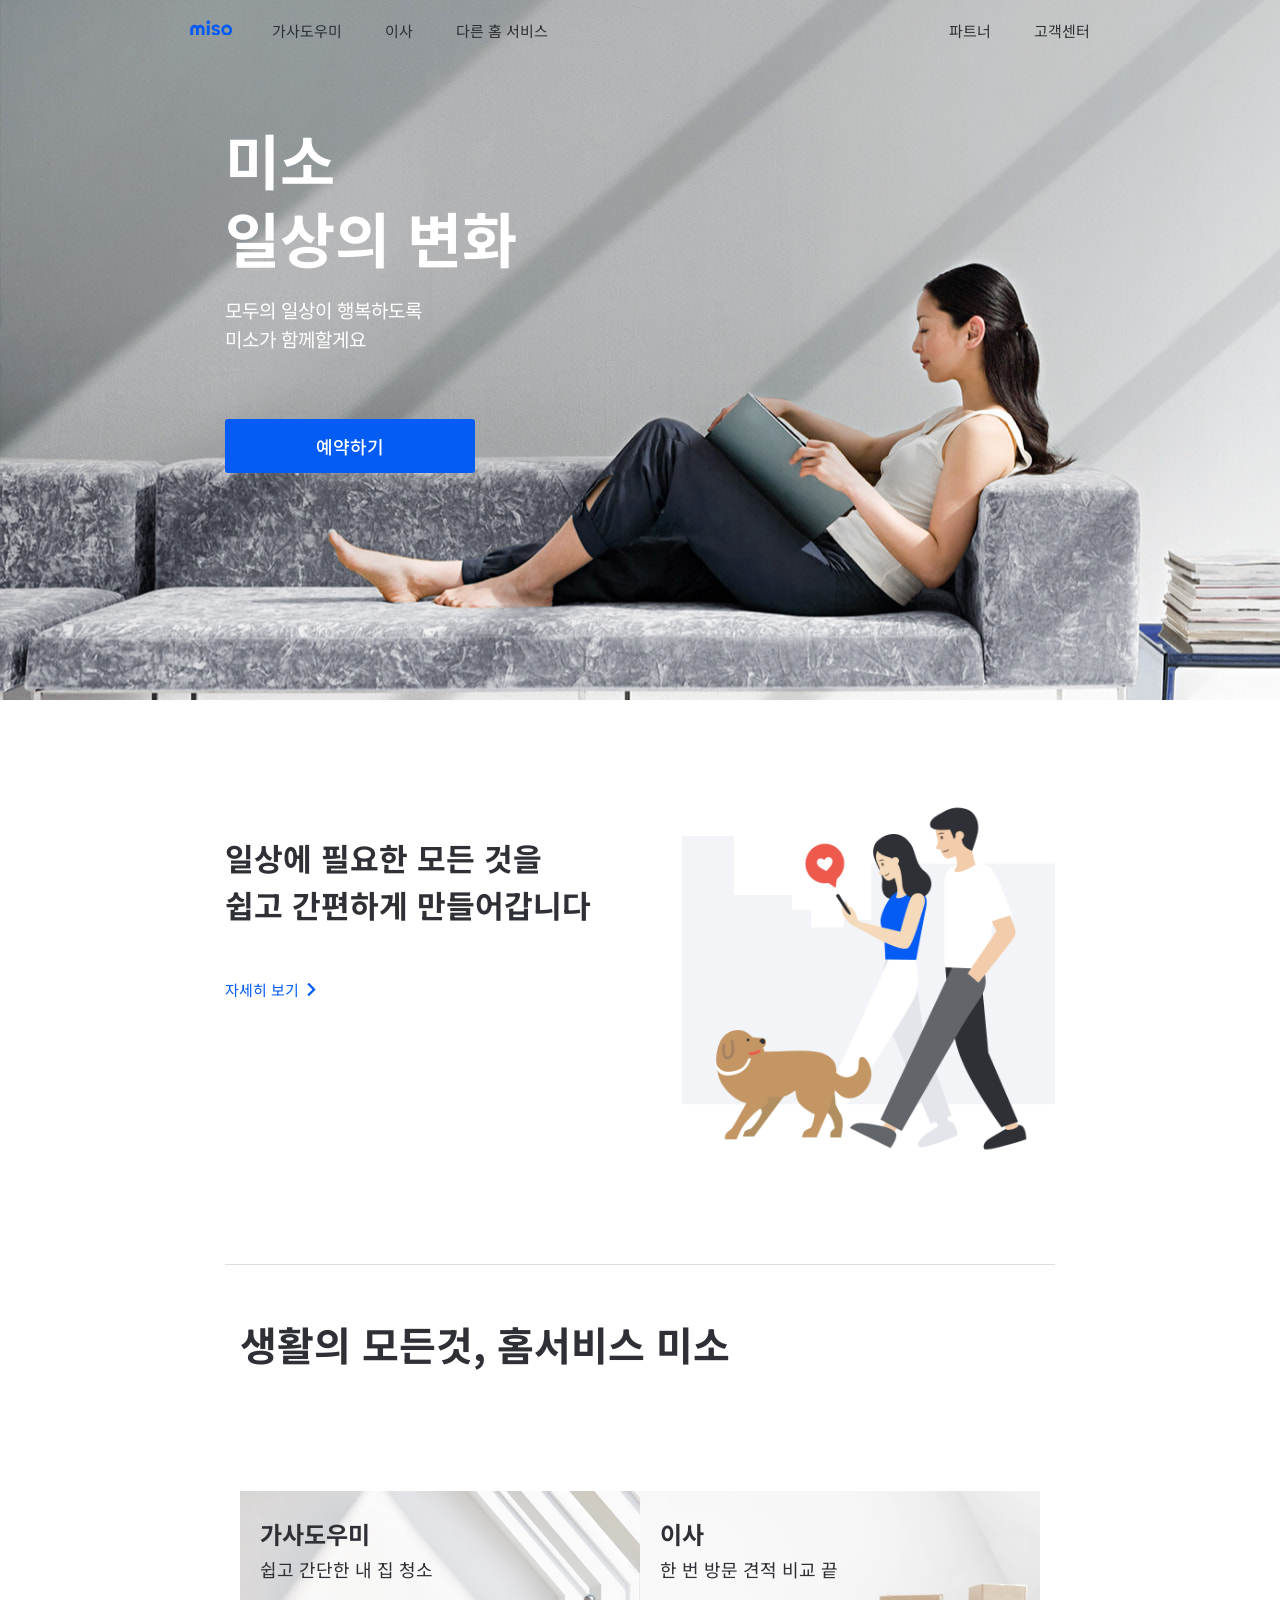
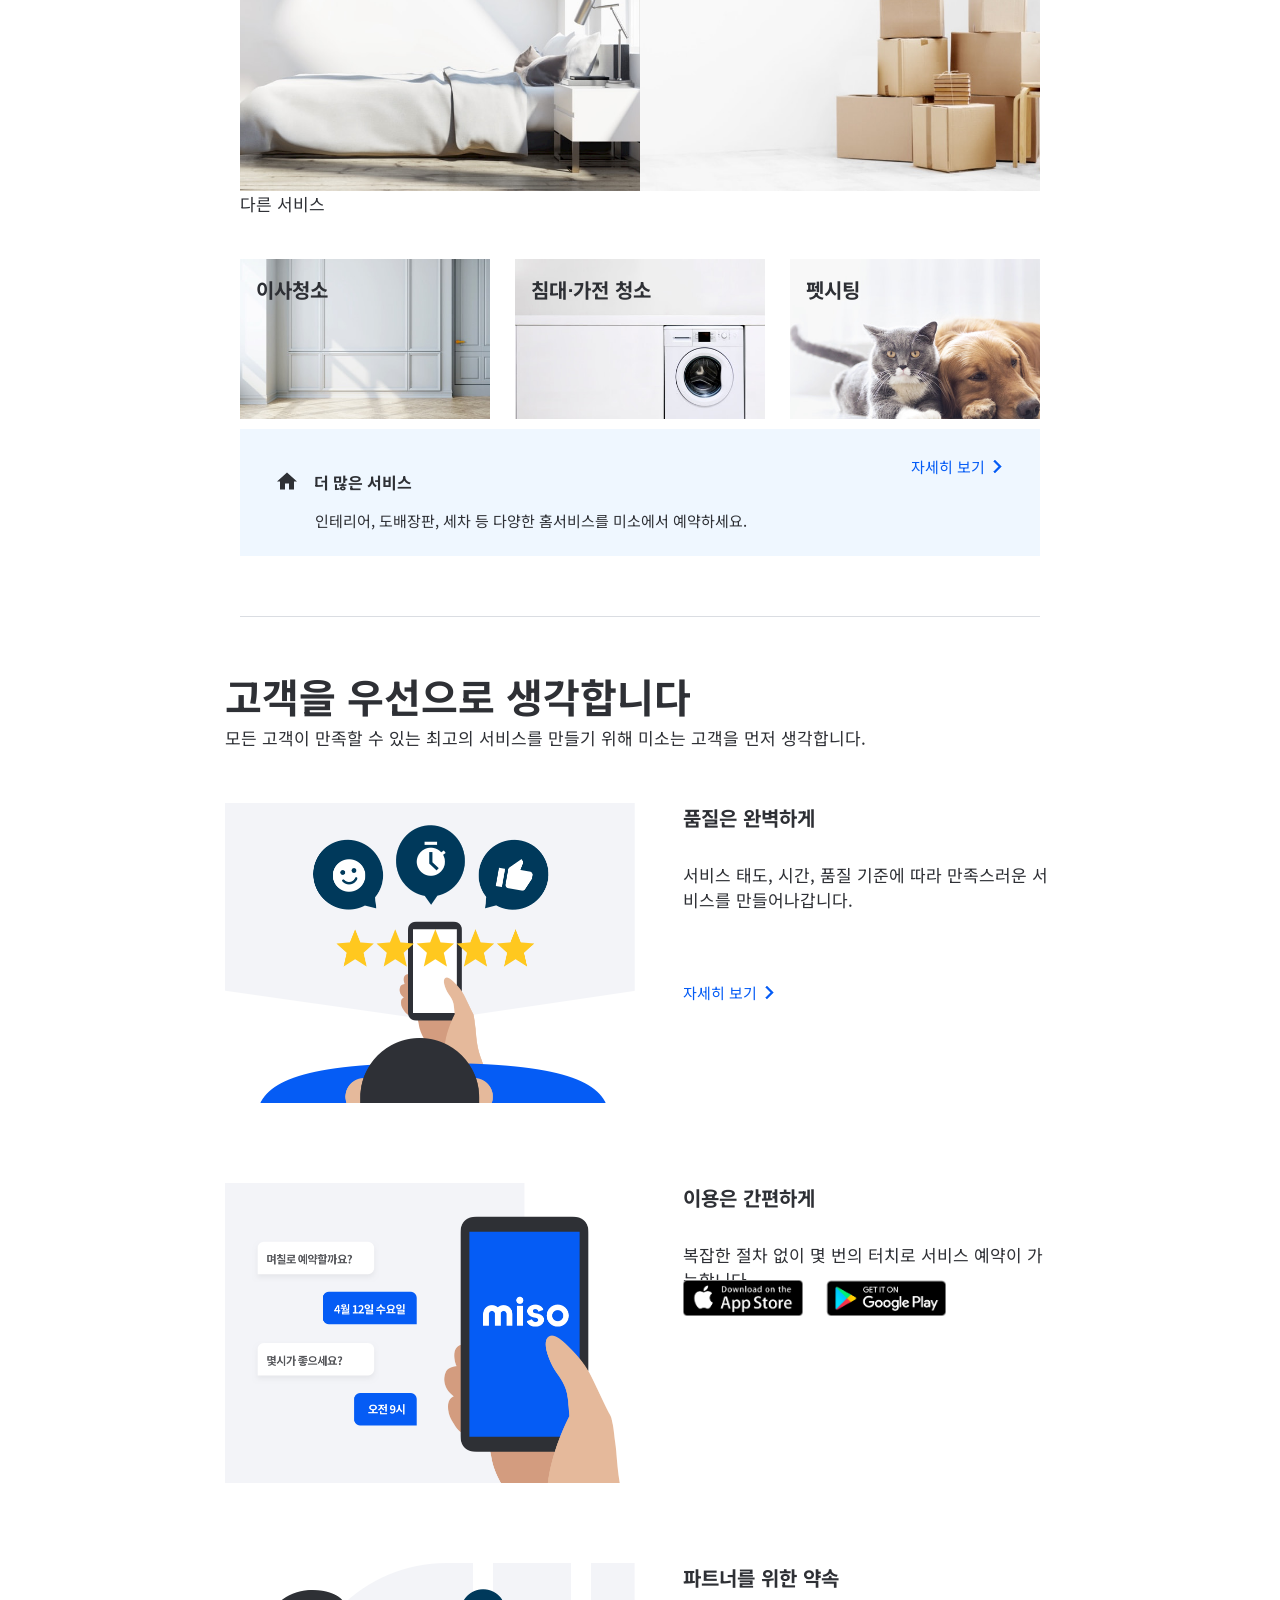
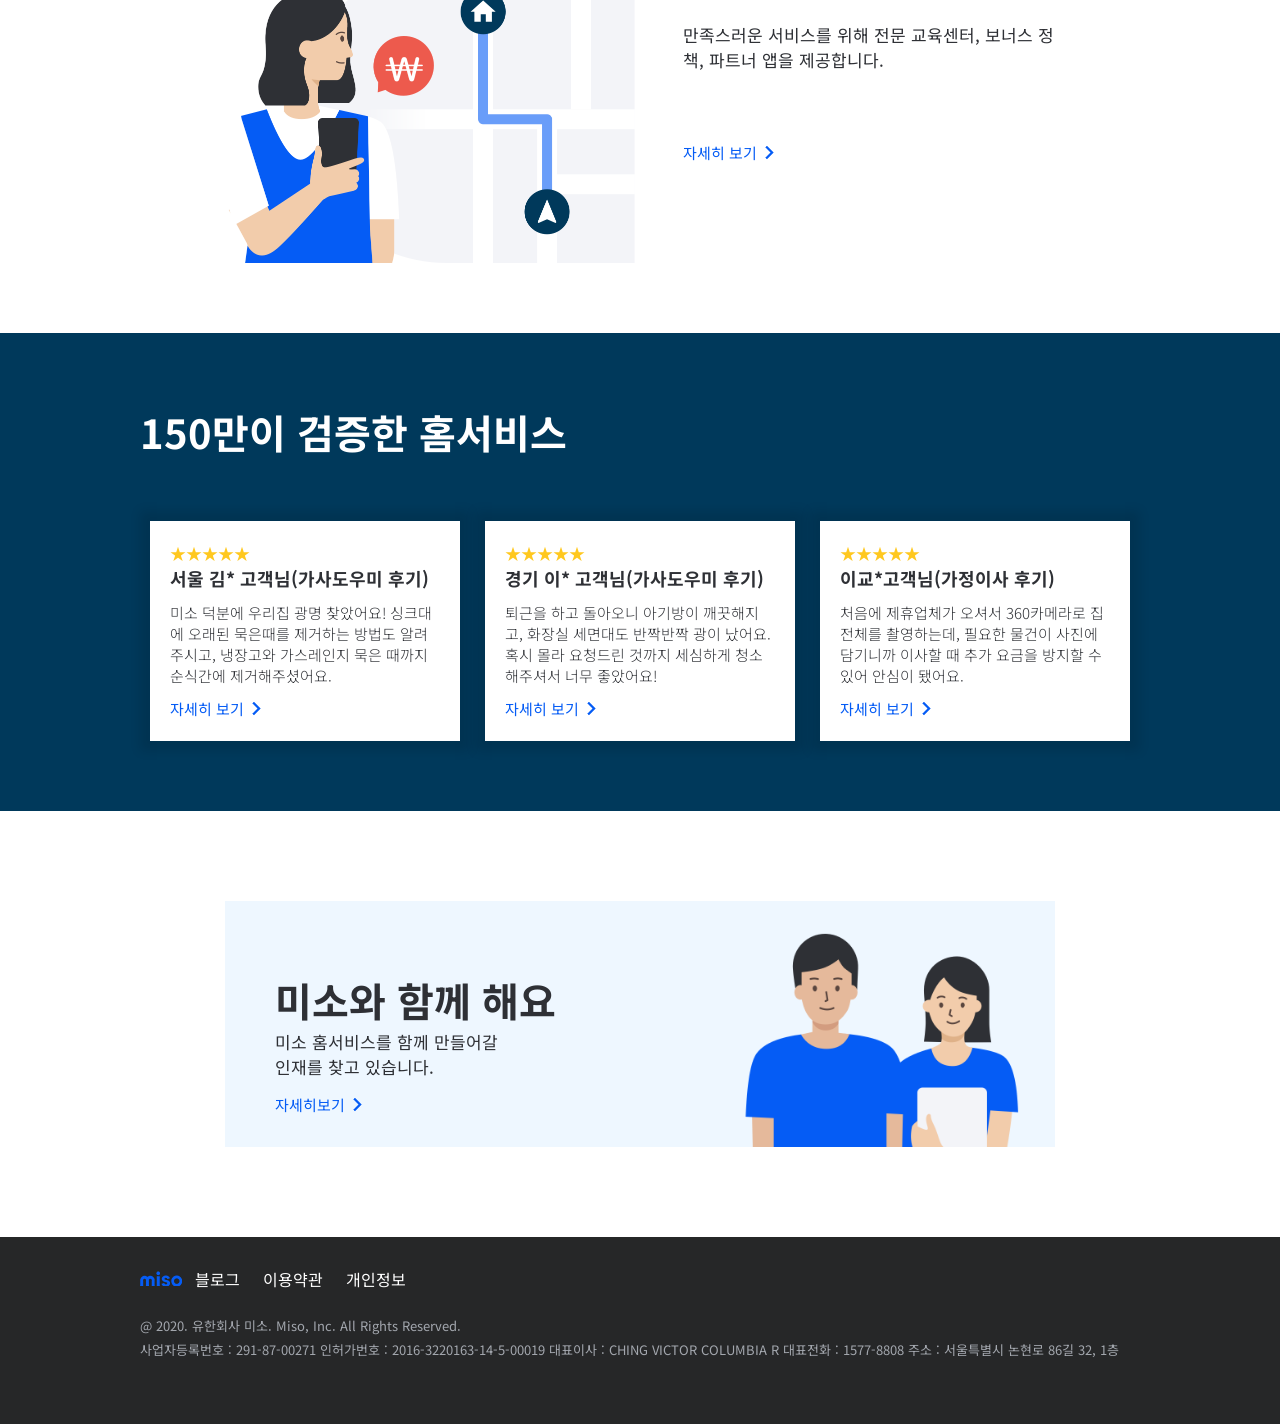
<file: miso-master/index.html>
<!DOCTYPE html>
<html lang="ko-KR">
<head>
    <meta charset="UTF-8">
    <title>미소</title>
    
    <!-- CSS -->
    <link rel="stylesheet" href="./assets/css/reset.css">
    <link rel="stylesheet" href="./assets/css/style.css">
</head>
<body>
    <header class="header">
        <div class="inner-hf">
            <h1 class="header-logo">
                <a href="#">
                    <img src="./assets/images/img-logo.png" alt="miso">
                </a>
            </h1>
            <nav class="header-nav">
                <ul class="header-menu">
                    <li><a href="#" title="가사도우미 서비스">가사도우미</a></li>
                    <li><a href="./details_html/move.html" title="이사 서비스">이사</a></li>
                    <li>
                        <span title="다른 홈 서비스:이사청소, 침대가전청소, 펫시팅, 더많은 서비스" tabindex="0">
                            <a href="./details_html/more.html">다른 홈 서비스</a></span>
                        <ul class="header-menu-list" hidden>
                            <li><a href="#" title="이사청소 서비스">이사청소</a></li>
                            <li><a href="#" title="침대가전청소 서비스">침대&sdot;가전 청소</a></li>
                            <li><a href="#" title="펫시팅 서비스">펫시팅</a></li>
                            <li><a href="#" title="인테리어, 도배장판, 세차 등 다양한 홈서비스">더 많은 서비스</a></li>
                        </ul>                    
                    </li>
                </ul>
                <ul class="header-submenu">
                    <li><a href="">파트너</a></li>
                    <li><a href="">고객센터</a></li>
                </ul>
            </nav>
        </div>
    </header>
    <section class="visual main-visual">
        <div class="reservation inner">
            <h2 class="a11y-hidden">
                미소의 예약하기
            </h2>
            <a class="btn-reservation" href="./details_html/reservation.html">예약하기</a>
            <strong class="visual-title">미소<br/> 일상의 변화</strong>
            <p  class="visual-txt">모두의 일상이 행복하도록<br/> 미소가 함께할게요</p>
        </div>
    </section>
    <section class="branding inner">
        <h2 class="a11y-hidden">
            미소는 이런 회사입니다.
        </h2>
        <a href="#" class="link">자세히 보기</a>
        <p class="branding-title">일상에 필요한 모든 것을<br/> 쉽고 간편하게 만들어갑니다</p>
    </section>
    <main class="main-service inner">
        <h2 class="a11y-hidden">            
            미소의 전체 서비스
        </h2>
        <em class="main-title">생활의 모든것, 홈서비스 미소</em>
        <section class="main-helper">
            <a href="#">
                <h3>가사도우미</h3>
                <p>쉽고 간단한 내 집 청소</p>
            </a>
        </section>
        <section class="main-move">
            <a href="#">
                <h3>이사</h3>
                <p>한 번 방문 견적 비교 끝</p>
            </a>
        </section>
        <p class="sub-title">다른 서비스</p>
        <section class="main-cleaning">
            <a href="#">
                <h3>이사청소</h3>
            </a>
        </section>
        <section class="main-living">
            <a href="#">
                <h3>침대&sdot;가전 청소</h3>
            </a>
        </section>
        <section class="main-pet">
            <a href="#">
                <h3>펫시팅</h3>
            </a>
        </section>
        <section class="main-serviceMore">
            <h3>더 많은 서비스</h3> 
            <p>인테리어, 도배장판, 세차 등 다양한 홈서비스를 미소에서 예약하세요.</p>
            <a href="#" class="link">자세히 보기</a>
        </section>
    </main>
    <section class="belief inner">
        <h2 class="a11y-hidden">
            미소의 브랜드 철학
        </h2>
        <em class="main-title">고객을 우선으로 생각합니다</em>
        <p class="sub-title">모든 고객이 만족할 수 있는 최고의 서비스를 만들기 위해 미소는 고객을 먼저 생각합니다.</p>
        <article class="belief-quality">
            <h3 class="a11y-hidden">품질</h3>
            <img src="./assets/images/main-4-1@2x.png" alt="품질">
            <p class="title">품질은 완벽하게</p>
            <p class="sub-title">서비스 태도, 시간, 품질 기준에 따라 만족스러운 서비스를 만들어나갑니다.</p>
            <a href="#" class="link">자세히 보기</a>
        </article>
        <article class="belief-use">
            <h3 class="a11y-hidden">이용</h3>
            <img src="./assets/images/main-4-2@2x.png" alt="이용">
            <p class="title">이용은 간편하게</p>
            <p class="sub-title">복잡한 절차 없이 몇 번의 터치로 서비스 예약이 가능합니다.</p>
            <div class="app-store">
                <a href="" title="app store download"></a>
                <a href="" title="google play store download"></a>
            </div>
        </article>
        <article class="belief-partner">
            <h3 class="a11y-hidden">파트너</h3>
            <img src="./assets/images/main-4-3@2x.png" alt="파트너">
            <p class="title">파트너를 위한 약속</p>
            <p class="sub-title">만족스러운 서비스를 위해 전문 교육센터, 보너스 정책, 파트너 앱을 제공합니다.</p>
            <a href="#" class="link">자세히 보기</a>
        </article>        
    </section>
    <section class="review">
        <div class="review-wrap">
            <h2 class="a11y-hidden">
                미소 서비스의 리뷰입니다.
            </h2>
            <em class="main-title">150만이 검증한 홈서비스</em>
            <article class="review-box">
                <h3 class="a11y-hidden">고객 리뷰</h3>
                <div class="review-star" aria-labelledby="5점 만점에 5점">
                    <span aria-hidden="true">★★★★★</span>
                </div>
                <p class="sub-text">서울 김* 고객님(가사도우미 후기)</p>
                <p class="review-text">미소 덕분에 우리집 광명 찾았어요! 싱크대에 오래된 묵은때를 제거하는 방법도 알려주시고, 냉장고와 가스레인지 묵은 때까지 순식간에 제거해주셨어요.</p>
                <a href="" class="link" title="리뷰 자세히보기">자세히 보기</a>
            </article>
            <article class="review-box">
                <h3 class="a11y-hidden">고객 리뷰</h3>
                <div class="review-star" aria-labelledby="5점 만점에 5점">
                    <span aria-hidden="true">★★★★★</span>
                </div>
                <p class="sub-text">경기 이* 고객님(가사도우미 후기)</p>
                <p class="review-text">퇴근을 하고 돌아오니 아기방이 깨끗해지고, 화장실 세면대도 반짝반짝 광이 났어요. 혹시 몰라 요청드린 것까지 세심하게 청소해주셔서 너무 좋았어요!</p>
                <a href="" class="link" title="리뷰 자세히보기">자세히 보기</a>
            </article>
            <article class="review-box">
                <h3 class="a11y-hidden">고객 리뷰</h3>
                <div class="review-star" aria-labelledby="5점 만점에 5점">
                    <span aria-hidden="true">★★★★★</span>
                </div>
                <p class="sub-text">이교*고객님(가정이사 후기)</p>
                <p class="review-text">처음에 제휴업체가 오셔서 360카메라로 집 전체를 촬영하는데, 필요한 물건이 사진에 담기니까 이사할 때 추가 요금을 방지할 수 있어 안심이 됐어요.</p>
                <a href="#" class="link" title="리뷰 자세히보기">자세히 보기</a>
            </article>
        </div>
    </section>
    <section class="together inner">
        <h2 class="a11y-hidden">
            미소의 인재채용 
        </h2>        
        <em class="main-title">미소와 함께 해요</em>
        <p class="sub-title">미소 홈서비스를 함께 만들어갈<br/>인재를 찾고 있습니다.</p>
        <a href="#" class="link" title="인재채용 자세히보기">자세히보기</a>
    </section>
    <div class="footer-bg">
        <footer class="footer inner-hf clearfix">
            <a href="#"><img src="./assets/images/img-logo.png" alt="miso"></a>
            <ul class="footer-blog">
                <li><a href="">블로그</a></li>
                <li><a href="">이용약관</a></li>
                <li><a href="">개인정보</a></li>
            </ul>
            <small class="copyright">@ 2020. 유한회사 미소. Miso, Inc. All Rights Reserved.</small>
            <address class="address">
                <span>사업자등록번호 : 291-87-00271 </span>
                <span>인허가번호 : 2016-3220163-14-5-00019</span>
                <span>대표이사 : CHING VICTOR COLUMBIA R</span>
                <span>대표전화 : <a href="tel:1577-8808">1577-8808</a></span>
                <span>주소 : 서울특별시 논현로 86길 32, 1층</span>
            </address>
            <a href=".header" title="웹 페이지 상단으로 가기"></a>
        </footer>
    </div>
</body>
</html>
</file>
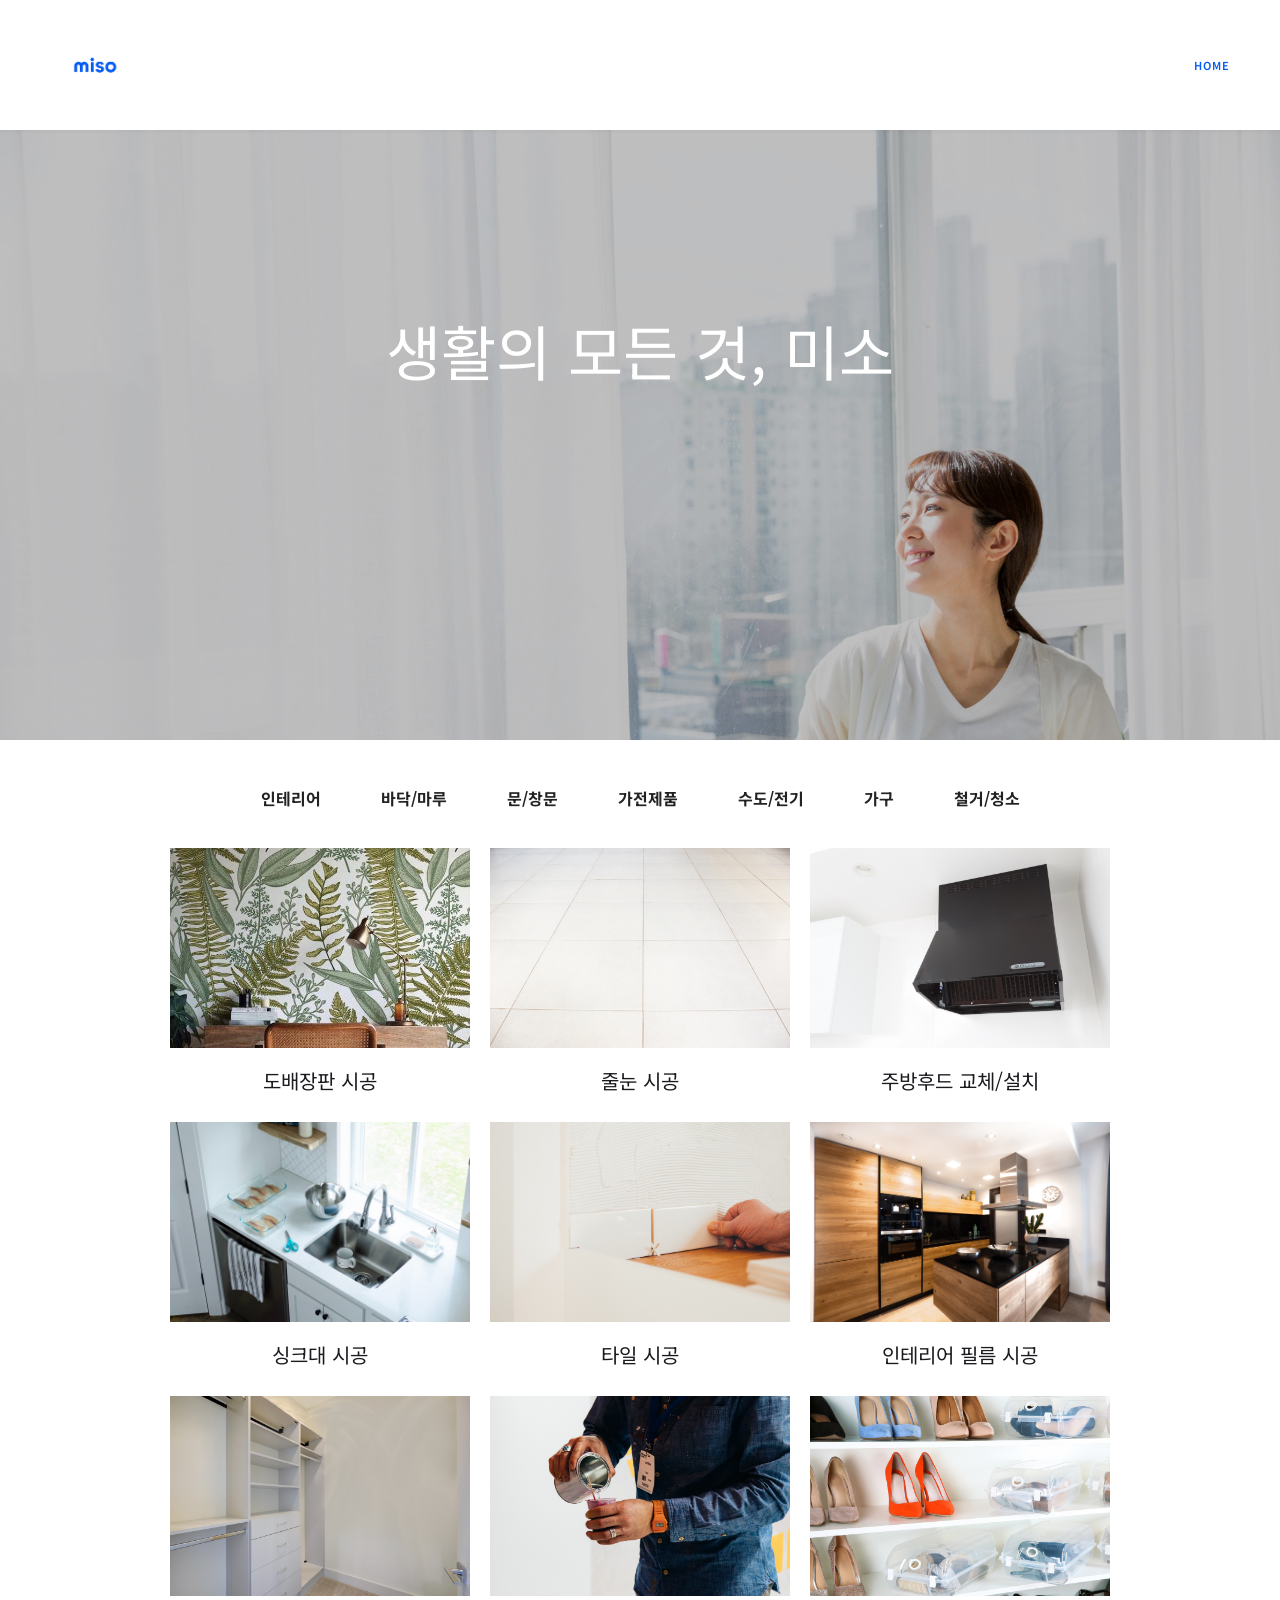
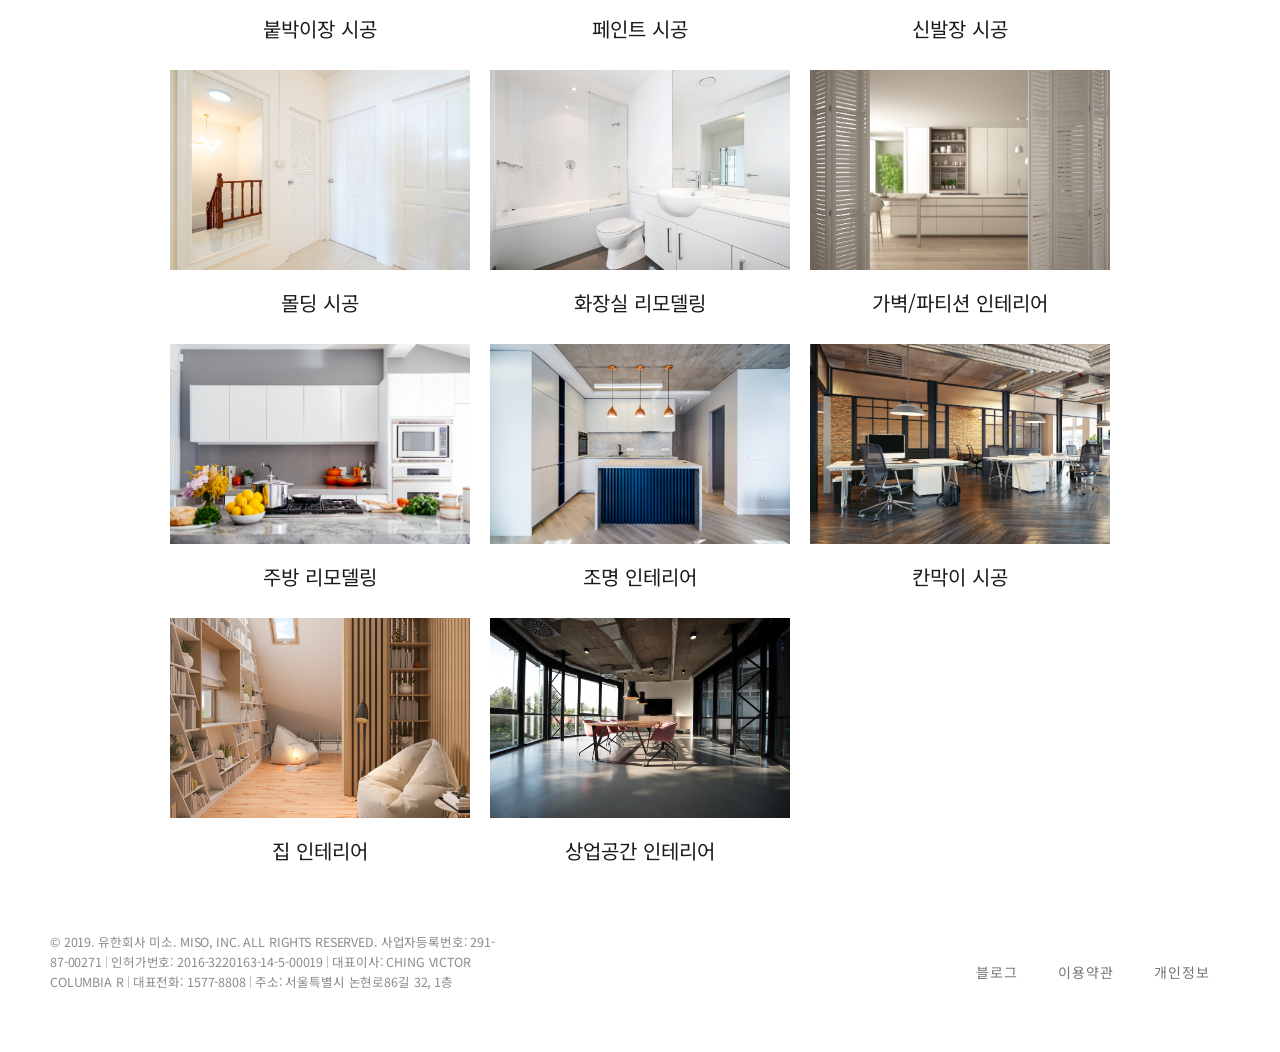
<file: miso-master/details_html/more.html>
<!DOCTYPE html>
<html lang="ko-KR">

<head>
    <meta charset="UTF-8">
    <title>미소 - 더 많은 서비스</title>
    
    <!-- CSS -->
    <link rel="stylesheet" href="../assets/css/style.css">
    <link rel="stylesheet" href="../assets/css/reset.css">
</head>

<body>
    <div class="document">
        <!-- header -->
        <header class="header-more clearfix">
            <h1 class="logo-more">
                <a href="../index.html" target="_blank">
                    <img src="../assets/images/more/img-logo.png" alt="miso">
                </a>
            </h1>
            <a href="#" class="home-menu">HOME</a>
        </header>

        <!-- main -->
        <main class="main-more">
            <strong class="a11y-hidden">미소의 더 많은 서비스 페이지 입니다.</strong>

            <div class="morepage-visual">
                <strong class="morepage-visual-title">생활의 모든 것, 미소</strong>
            </div>

            <section class="morepage-list">
                <h2 class="a11y-hidden">더 많은 서비스 목록</h2>
                <ul class="morepage-list-menu">
                    <li tabindex="0">인테리어</li>
                    <li>바닥/마루</li>
                    <li>문/창문</li>
                    <li>가전제품</li>
                    <li>수도/전기</li>
                    <li>가구</li>
                    <li>철거/청소</li>
                </ul>

                <ul class="morepage-list-items">
                    <li>
                        <a href="./more-details.html">
                            <img src="../assets/images/more/1.jpg" alt="도배장판 시공">
                            <p>도배장판 시공</p>
                        </a>
                    </li>
                    <li>
                        <a href="#">
                            <img src="../assets/images/more/2.jpg" alt="줄눈 시공">
                            <p>줄눈 시공</p>
                        </a>
                    </li>
                    <li>
                        <a href="#">
                            <img src="../assets/images/more/3.jpg" alt="주방후드 교체/설치">
                            <p>주방후드 교체/설치</p>
                        </a>
                    </li>
                    <li>
                        <a href="#">
                            <img src="../assets/images/more/4.jpg" alt="싱크대 시공">
                            <p>싱크대 시공</p>
                        </a>
                    </li>
                    <li>
                        <a href="#">
                            <img src="../assets/images/more/5.jpg" alt="타일 시공">
                            <p>타일 시공</p>
                        </a>
                    </li>
                    <li>
                        <a href="#">
                            <img src="../assets/images/more/6.jpg" alt="인테리어 필름 시공">
                            <p>인테리어 필름 시공</p>
                        </a>
                    </li>
                    <li>
                        <a href="#">
                            <img src="../assets/images/more/7.jpg" alt="붙박이장 시공">
                            <p>붙박이장 시공</p>
                        </a>
                    </li>
                    <li>
                        <a href="#">
                            <img src="../assets/images/more/8.jpg" alt="페인트 시공">
                            <p>페인트 시공</p>
                        </a>
                    </li>
                    <li>
                        <a href="#">
                            <img src="../assets/images/more/9.jpg" alt="신발장 시공">
                            <p>신발장 시공</p>
                        </a>
                    </li>
                    <li>
                        <a href="#">
                            <img src="../assets/images/more/10.jpg" alt="몰딩 시공">
                            <p>몰딩 시공</p>
                        </a>
                    </li>
                    <li>
                        <a href="#">
                            <img src="../assets/images/more/11.jpg" alt="화장실 리모델링">
                            <p>화장실 리모델링</p>
                        </a>
                    </li>
                    <li>
                        <a href="#">
                            <img src="../assets/images/more/12.jpg" alt="가벽/파티션 인테리어">
                            <p>가벽/파티션 인테리어</p>
                        </a>
                    </li>
                    <li>
                        <a href="#">
                            <img src="../assets/images/more/13.jpg" alt="주방 리모델링">
                            <p>주방 리모델링</p>
                        </a>
                    </li>
                    <li>
                        <a href="#">
                            <img src="../assets/images/more/14.jpg" alt="조명 인테리어">
                            <p>조명 인테리어</p>
                        </a>
                    </li>
                    <li>
                        <a href="#">
                            <img src="../assets/images/more/15.jpg" alt="칸막이 시공">
                            <p>칸막이 시공</p>
                        </a>
                    </li>
                    <li>
                        <a href="#">
                            <img src="../assets/images/more/16.jpg" alt="집 인테리어">
                            <p>집 인테리어</p>
                        </a>
                    </li>
                    <li>
                        <a href="#">
                            <img src="../assets/images/more/17.jpg" alt="상업공간 인테리어">
                            <p>상업공간 인테리어</p>
                        </a>
                    </li>
                </ul>
            </section>
        </main>
    </div>

    <!-- footer -->
    <footer class="footer-more">
        <div class="morepage-footer-adress">
            <span><a href="#">&copy; 2019. 유한회사 미소. MISO, INC. ALL RIGHTS RESERVED.</a></span>
            <address>
                <span>사업자등록번호: 291-87-00271</span>
                <span> 인허가번호: 2016-3220163-14-5-00019</span>
                <span> 대표이사: CHING VICTOR COLUMBIA R</span>
                <span> <a href="tel:1577-8808">대표전화: 1577-8808</a></span>
                <span> 주소: 서울특별시 논현로86길 32, 1층</span>
            </address>
        </div>
        <div class="morepage-footer-link">
            <a href="#">블로그</a>
            <a href="#">이용약관</a>
            <a href="#">개인정보</a>
        </div>
    </footer>

</body>

</html>
</file>
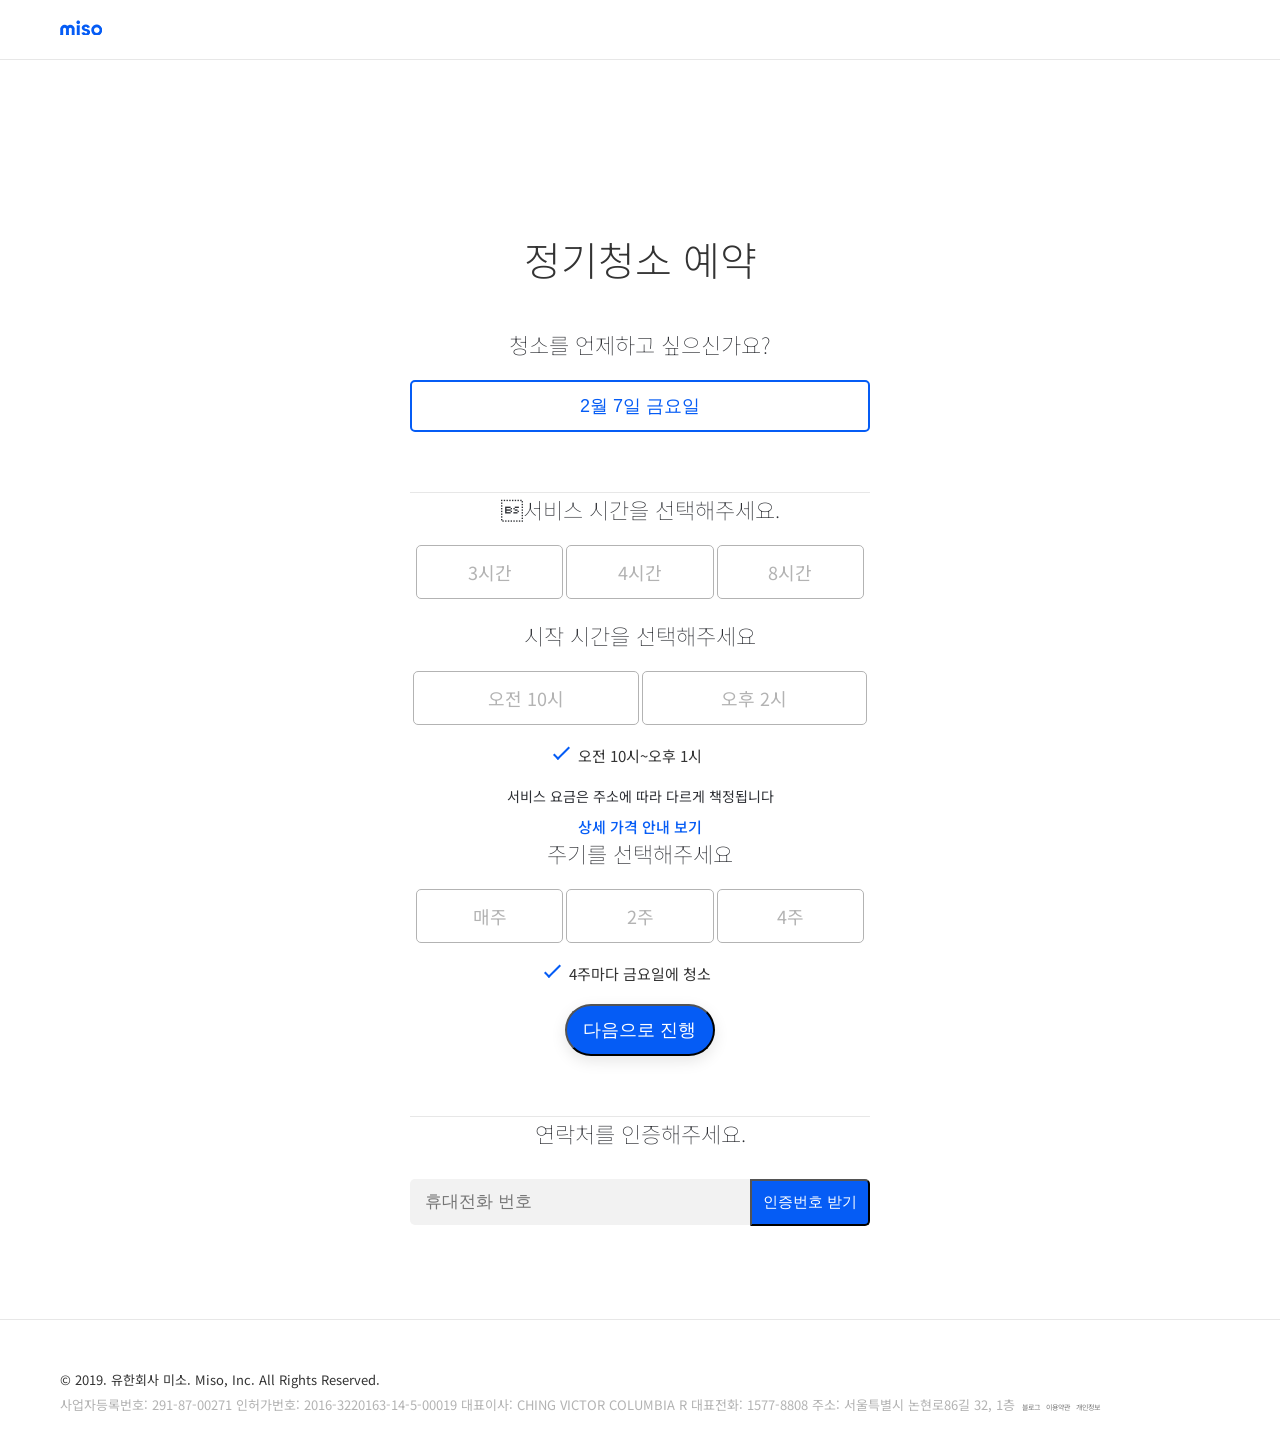
<file: miso-master/details_html/reservation-category.html>
<!DOCTYPE html>
<html lang="ko-KR">
<head>
    <meta charset="UTF-8">
    <title>미소-예약하기</title>

    <!-- CSS -->
    <link rel="stylesheet" href="../assets/css/reset.css">
    <link rel="stylesheet" href="../assets/css/style.css">

</head>
<body>
    <div class="container">
        <header class="header-reservation">
            <h1 class="logo">
                <a href="../index.html">
                    <img src="../assets/images/img-logo.png" alt="미소 로고">
                </a>
            </h1>
        </header>
        <main class="main-reservation clearfix">
            <div class="content-reservation">
                <section class="group group1">
                    <h2 class="a11y-hidden">예약날짜</h2>
                    <h3>정기청소 예약</h3>
                    <p>청소를 언제하고 싶으신가요?</p>
                    <button type="submit" class="date">2월 7일 금요일</button>
                </section>
                <section class="group group2">
                    <h2 class="a11y-hidden">서비스 시간</h2>
                    <div class="times">
                        <form action="/">
                            <p>서비스 시간을 선택해주세요.</p>
                            <input type="radio" id="clock3" name="times"><label for="clock3">3시간</label>
                            <input type="radio" id="clock4" name="times"><label for="clock4">4시간</label>
                            <input type="radio" id="clock8" name="times"><label for="clock8">8시간</label>
                        </form>
                        <form action="/" class="clock">
                            <p>시작 시간을 선택해주세요</p>
                            <input type="radio" id="time1" name="clock"><label for="time1">오전 10시</label>
                            <input type="radio" id="time2" name="clock"><label for="time2">오후 2시</label>
                        </form>
                        <span class="check">오전 10시~오후 1시</span>
                        <div class="notice-item">
                            <p class="notice">서비스 요금은 주소에 따라 다르게 책정됩니다</p>
                            <a href="#">상세 가격 안내 보기</a>
                        </div>
                    </div>
                    <div class="week">
                        <form action="/">
                            <p>주기를 선택해주세요</p>
                            <input type="radio" id="1week" name="week"><label for="1week">매주</label>
                            <input type="radio" id="2week" name="week"><label for="2week">2주</label>
                            <input type="radio" id="month" name="week"><label for="month">4주</label>
                        </form>
                        <span class="check">4주마다 금요일에 청소</span>
                    </div>
                    <button class="next" type="submit">다음으로 진행</button>
                </section>
                <section class="group group3">
                    <h2 class="a11y-hidden">연락처 인증번호</h2>
                    <p>연락처를 인증해주세요.</p>
                    <div class="input-group">
                        <input type="tel" placeholder="휴대전화 번호">
                        <button type="submit" class="btn-phone">인증번호 받기</button>
                    </div>
                </section>
            </div>
        </main>
        <div class="footer-bg-reservation">
            <footer class="footer-reservation">
                <p class="copyright">© 2019. 유한회사 미소. Miso, Inc. All Rights Reserved.</p>
                <address class="address">
                    <span>사업자등록번호: 291-87-00271</span>
                    <span>인허가번호: 2016-3220163-14-5-00019</span>
                    <span>대표이사: CHING VICTOR COLUMBIA R</span>
                    <span>대표전화: 1577-8808</span>
                    <span>주소: 서울특별시 논현로86길 32, 1층</span>
                </address>
                <ul class="guide-list">
                    <li><a href="#">블로그</a></li>
                    <li><a href="#">이용약관</a></li>
                    <li><a href="#">개인정보</a></li>
                </ul>
            </footer>
        </div>
    </div>
</body>
</html>
</file>
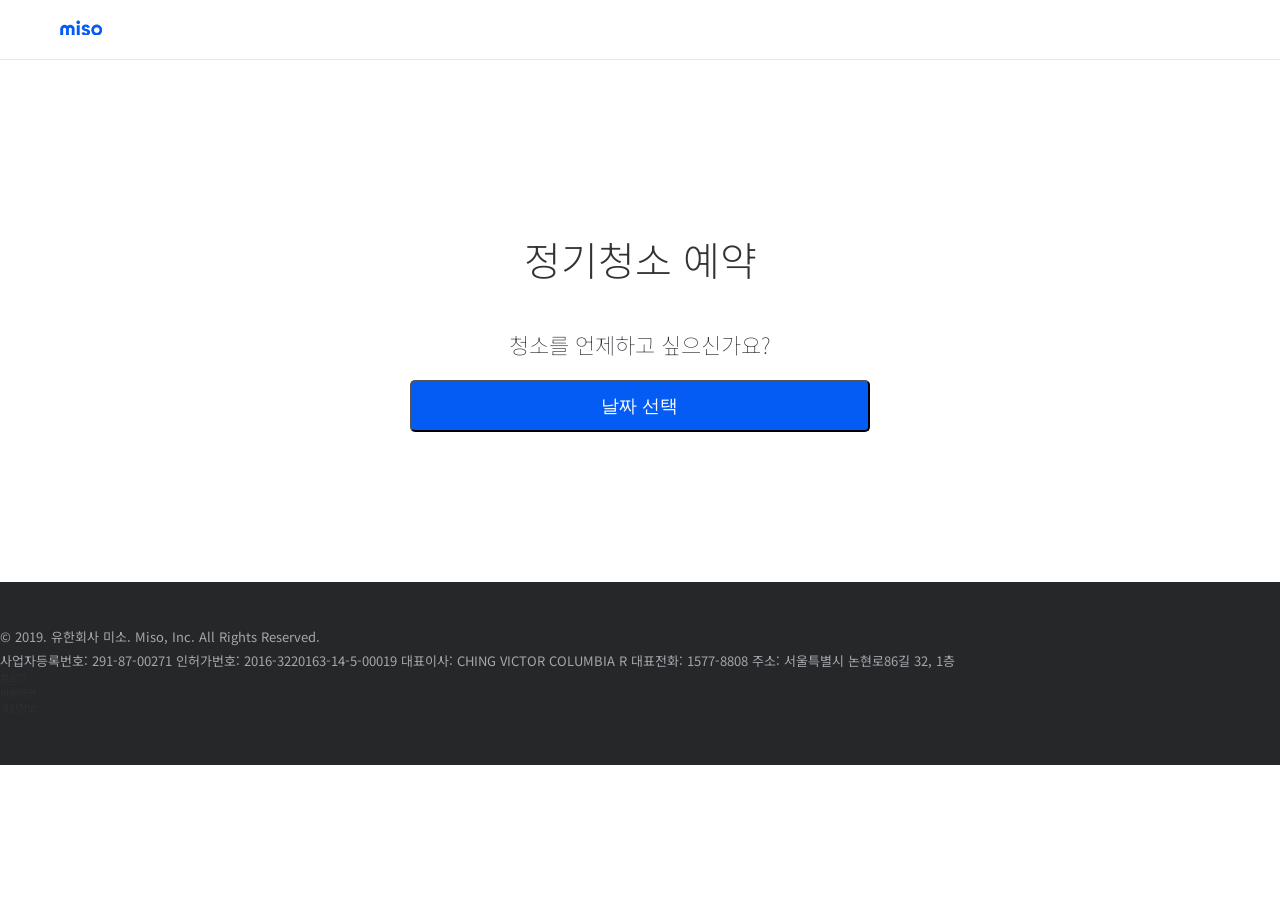
<file: miso-master/details_html/reservation.html>
<!DOCTYPE html>
<html lang="ko-KR"></html>
<head>
    <meta charset="UTF-8">
    <title>미소-정기청소 예약</title>

    <!-- CSS -->
    <link rel="stylesheet" href="../assets/css/reset.css">
    <link rel="stylesheet" href="../assets/css/style.css">

</head>
<body>
    <div class="container">
        <header class="header-reservation">
            <h1 class="logo">
                <a href="../index.html">
                    <img src="../assets/images/img-logo.png" alt="미소 로고">
                </a>
            </h1>
        </header>
        <main class="main-reservation clearfix">
            <div class="content-reservation">
                <h3>정기청소 예약</h3>
                <p>청소를 언제하고 싶으신가요?</p>
                <button type="submit" onclick="location.href='reservation-category.html'">날짜 선택</button>
            </div>
        </main>
        <div class="footer-bg">
            <footer class="footer">
                <p class="copyright">© 2019. 유한회사 미소. Miso, Inc. All Rights Reserved.</p>
                <address class="address">
                    <span>사업자등록번호: 291-87-00271</span>
                    <span>인허가번호: 2016-3220163-14-5-00019</span>
                    <span>대표이사: CHING VICTOR COLUMBIA R</span>
                    <span>대표전화: 1577-8808</span>
                    <span>주소: 서울특별시 논현로86길 32, 1층</span>
                </address>
                <ul class="guide-list">
                    <li><a href="#">블로그</a></li>
                    <li><a href="#">이용약관</a></li>
                    <li><a href="#">개인정보</a></li>
                </ul>
            </footer>
        </div>
    </div>
</body>
</html>
</file>
<file: miso-master/assets/css/style.css>
@charset "utf-8";
@import url('https://fonts.googleapis.com/css?family=Montserrat:100,200,300,400,500,600,700,800,900|Noto+Sans+KR:100,300,400,500,700,900&display=swap&subset=korean');

/* 공통 */
/* 본문 기본 스타일 */
*,
*::before,
*::after {
  box-sizing: border-box;
}
html, body {
  font-size: 10px;
  font-family: 'Noto Sans KR', 'Montserrat', sans-serif;
  font-weight: 400;
  background-color: #fff;
  color: #2e3035;
}
/* Font */
.main-title {
  display: block;
  font-size: 4rem;
  font-weight: 700;
  font-style: normal;
}
.sub-title {
  display: block;
  width: 100%;
  height: 18px;
  font-size: 1.7rem;
  font-weight: 400;
}
.sub-text {
  font-size: 1.8rem;
  font-weight: bold;
  line-height: 1.5;
  padding-bottom: 10px;
}
.title {
  font-size: 2rem;
  font-weight: 700;
  margin:30px 0;
}
strong {
  font-size: 40px;
  font-weight: 700;
  color:#fff;
}
b {
  display: block;
  font-size: 1.7rem;
  font-weight: 500;
}
/* Button */
.link {
  color:#055cf5;
  font-size: 1.5rem;
}
.link::after{
  content: "";
  display: inline-block;
  vertical-align:-30%;
  width: 25px;
  height: 25px;
  background: url(../images/brand-next-arrow.png) no-repeat;
  background-position: 50% 50%;
  background-size: cover;
}
/* Color */
.black {
  color: #2e3035;
}
/* float를 해제하기 위한 clear 선언 */
.clearfix::after {
  content: "";
  clear: both;
  display: block;
}
/* 숨김 콘텐츠 */
.a11y-hidden, legend{
  position: absolute;
  width: 1px;
  height: 1px;
  overflow: hidden;
  clip: rect(0,0,0,0);
}

/* Header */
.header {
  position: absolute;
  top: 20px;
  left: 0;
  width: 100%;
  padding: 0;
  z-index: 999;
}
.inner-hf {
  width: 940px;
  margin: 0 auto;
}
.inner {
  width: 830px;
  margin: 0 auto;
  padding: 50px 0;
}
.header .header-logo {
  float: left;
}
.header .header-logo a {
  display: block;
  padding: 0 20px;
}
.header-menu {
  float: left;
}
.header-menu > li {
  display: inline-block;
  padding: 0 20px;
  font-size: 1.5rem;
  font-weight: 400;
}
.header-menu-list {
  float: right;
}
.header-submenu {
  float: right;
  
}
.header-submenu li {
  display: inline-block;
  padding: 0 20px;
  font-size: 1.5rem;
  font-weight: 400;
}
/* visual */
.visual {
  height: 700px;
  background-size: cover;
}
.main-visual {
  background: url(../images/main-01-desktop.jpg) no-repeat;
}
.move-visual {
  background: url(../images/deepclean-desktop.jpg) no-repeat;
}
.reservation {
  padding: 120px 0;
  position: relative;
}
.btn-reservation {
  background-color: #055cf5;
  padding: 14px 0;
  position: absolute;
  bottom:0;
  left:0;
  color: #fff;
  font-weight: 500;
  font-size: 1.8rem;
  width: 250px;
  text-align: center;
  border-radius: 3px;
}
.reservation .visual-title {
  font-size: 6rem;
  line-height: 1.3;
}
.reservation .visual-txt {
  color:#fff;
  line-height: 1.5;
  font-size: 1.9rem;
  font-weight: normal;
  margin-top: 20px;
}
/* branding */
.branding {
  background-image: url(../images/main-2@2x.png);
  background-size: 45%;
  background-repeat: no-repeat;
  height:480px;
  background-position: top right;
  position: relative;
  margin: 85px auto 0;
  border-bottom: 1px solid rgb(218, 221, 226)
}
.branding .link{
  position: absolute;
  top: 40%;
}
.branding .branding-title{
  font-weight:bold;
  line-height: 1.5;
  margin-bottom: 18px;
  font-size: 31.2px;
  font-stretch: normal;
  font-style: normal;
  color: rgb(46, 48, 53);
  letter-spacing: -0.018px;
}
/* main */
.main-service{ 
  margin-top: 64px;
  margin-bottom: 55px;
  padding-bottom: 90px;
  display: flex;
  flex-flow: row wrap;
  justify-content: space-between;
  border-bottom: 1px solid rgb(218, 221, 226)
}
.main-helper h3, .main-move h3{
  font-size: 2.4rem;
  font-weight: bold;
  margin-bottom: 12px;
  color: #2e3035;
  padding: 25px 0 0 20px;
  margin-bottom: 5px;
}
.main-helper p, .main-move p{
  padding-left: 20px;
  font-size: 18px;
  color: #2e3035;
}
.main-helper, .main-move{
  width:400px;
  height:300px;
  margin: 64px 0 24px;
}
.main-helper a{
  display:block;
  background: url(../images/main-3-1-desktop@2x.jpg) 50% 50% no-repeat;
  background-size: cover;
  height: 100%;
}
.main-move a{
  display:block;
  background: url(../images/main-3-2-desktop@2x.jpg) 50% 50% no-repeat;
  background-size: cover;
  height: 100%;
}
.main h3 {
  font-size: 20px;
  font-weight: bold;
  margin-bottom: 10px;
}
.main-cleaning h3, .main-living h3, .main-pet h3{
  font-size: 20px;
  font-weight: bold;
  color: #2e3035;
  padding: 16px 0 0 16px;
}
.main-cleaning, .main-living, .main-pet{
  width: 31.3%;
  height: 160px;
  margin: 30px 0;
}
.main-cleaning a{
  display:block;
  background: url(../images/main-3-3-desktop@2x.jpg) 50% 50% no-repeat;
  background-size: cover;
  height: 100%;
}
.main-living a{
  display:block;
  background: url(../images/main-3-4-desktop@2x.jpg) 50% 50% no-repeat;
  background-size: cover;
  height: 100%;
}
.main-pet a{
  display:block;
  background: url(../images/main-3-5-desktop@2x.jpg) 50% 50% no-repeat;
  background-size: cover;
  height: 100%;
}
.main h3 {
  font-size: 2rem;
  font-weight: bold;
  padding-top: 15px;
}
.main-serviceMore {
  width: 100%;
  position: relative;
  background-color: #eff7ff;
  padding: 20px 30px 25px 35px;
}
.main-serviceMore h3 {
  font-size: 1.6rem;
  font-weight: bold;
}
.main-serviceMore h3::before {
  content: "";
  display: inline-block;
  width: 24px;
  height: 24px;
  background-image: url(./../images/home.svg);
  transform: translateY(15%);
  margin-right: 15px;
}
.main-serviceMore p {
  font-size: 1.5rem;
  margin-left: 40px;
}
.main-serviceMore .link {
  position: absolute;
  top: 25px;
  right: 30px;
}
/* 브랜드 철학 */
.belief .txt {
  font-size: 2rem;
  font-weight: 400;
}
.belief img {
  /* display:inline-block; */
  width: 410px;
  height: 300px;
  float: left;
  margin-right: 48px;
}
[class^="belief-"] {
  width: 100%;
  height: 320px;
  margin-top: 60px;
}
.belief-text{
  margin-top: 10px;
  line-height: 1.5;
}
.belief .title {
  font-size: 2rem;
  font-weight: bold;
}
.belief .app-store a:nth-child(1) {
  display: inline-block;
  width: 120px;
  height: 60px;
  background: url(../images/appstore.png) no-repeat;
  background-size: 100%;
  margin: 20px 20px 0 0;
}
.belief .app-store a:nth-child(2) {
  display: inline-block;
  width: 120px;
  height: 60px;
  background: url(../images/googleplay.png) no-repeat;
  background-size: 100%;
}
.belief .link {
  margin-top: 100px;
  display: block;
}
.review {
  padding: 70px 0;
  background-color: #00395b;
}
.review em {
  width: 100%;
  margin-bottom: 60px;
  display: block;
  color: #fff;
}
.review-wrap{
  width: 1000px;
  display: flex;
  flex-flow: row wrap;
  margin: 0 auto;
  justify-content: space-between;
}
.review-box {
  position: relative;
  width: 31%;
  height: 220px;
  background-color: #fff;
  box-shadow: 0 0 10px 10px rgba(0,0,0,.1);
  margin: 0 10px;
  padding: 20px;
}
.review-star {
  color: #ffc81f;
  font-size: 1.6rem;
}
.review-box .title {
  font-size: 1.8rem;
  font-weight: bold;
  line-height: 1.5;
  padding-bottom: 10px;
}
.review-text {
  font-size: 1.5rem;
  font-weight: 300;
  height: 86px;
  overflow: hidden;
}
.review-box .link {
  position: absolute;
  bottom: 20px;
  left: 20px;
}
/* 인재채용 */
.together {
  position: relative;
  padding: 70px 50px 100px;
  background-color: #eef7ff;
  margin: 90px auto;
  background-image: url(../images/hiring@2x.png);
  background-repeat: no-repeat;
  background-position: right bottom;
  background-size: contain;
}
.together h2 {
  font-size: 2rem;
}
.together .link {
  position: absolute;
  bottom: 30px;
  left: 50px;
}
/* footer */
.footer-bg {
  background: #262728;
  padding: 25px 0 50px;
}
.footer-bg .inner-hf{
  width: 1000px;
  margin: 0 auto;
}
.footer .footer-blog {
  display:inline-block;
}
.footer-blog li {
  display: inline-block;
  color: #fff;
  padding: 5px 10px;
}
.footer-blog a{
  font-size: 1.6rem;  
}
.footer a {
  display:inline-block;
}
.copyright {
  display: block;
  color: #a3a7ae;
  font-size: 1.3rem;
  font-weight: 400;
  margin-top: 20px;
  padding-bottom: 5px;
}
.address {
  display: block;
  color: #a3a7ae;
  font-size: 1.3rem;
  font-weight: 400;
  font-style: normal;
}
/* 이사청소 */
.float-left {
  float:left;
}
.float-right {
  float:right;
}
.main-service,
.main-info,
.main-range,
.main-app,
.main-QA,
.homeservice {
  position: relative;
  width:800px;
  margin:0 auto;     
}
/* table */
.table{
  width:100%;
  border:1px solid #e3e5ea;
  text-align: center;
  font-size: 1rem;
}
.table th{
  font-weight: 700;
}
.table tr, .table td{
  border:1px solid #e3e5ea;    
}
.table th, .table td{
  padding: 15px;
  width:50%;
  font-size: 1.6rem;
}
.table th:last-child, td:last-child{
  background-color: #f3f4f8;
}
.main--bg {
  background-image: url("https://miso.kr/deep-clean-page/deepclean-desktop.jpg");
  background-size: cover;
  background-position: 50% 50%;
  position: relative;
  height: 540px;
  margin-bottom: 30px;
}
/* visual */
.main-visual-inner {
  width:800px;
  height: 300px;
  margin:0 auto;
  position: relative;
}
.main-visual-inner h2 {
  display:block;
  margin: 100px 0 20px;      
}
.main-visual-inner :nth-child(2) {
  display: block;
  font-size: 50px;;
  font-weight: 900;
  margin: 0 0 16px;
}
.main-visual-inner :nth-child(3) {
  font-size: 20px;
}
.main-visual-inner button {
  margin-top:70px;
  padding: 15px 80px 18px;
}
/* service */
.main-service {
  padding-bottom: 60px;
}
.main-service-container {
  display:block;
}
.main-service .main-title{
  margin-bottom: 30px;
}
.main-service-container img{    
  width:400px;
  height:300px;      
  float: left;    
}
.main-service-text {
  float: right;
  width: 380px;
}
.main-service span {    
  font-size: 3rem;
  font-weight: 600;
  margin:5px 0 10px;
}
/* info */
.main-info-ul{
  width:800px;
  border-bottom: 1px solid #f3f4f8;
  margin-bottom: 15px;
  font-weight: bold;
}
.main-info-ul li{    
  display: inline-block;
  padding: 6px 10px;
  font-size: 1.5rem;
  font-weight: 400;
  color: #a3a7ae;
}
.main-info-range img{
  width:400px;
  height:300px;
  background-size: cover;
  margin-right: 20px;
}
.main-info-detail {
  display: inline-block;
  vertical-align: top;
}
.main-info-detail li {
  font-size: 1.5rem;
}
.main-info-fare>a{
  display: inline-block;
  padding:10px 0;
  margin: 5px 0;
}
.main-info-box{
  padding:30px;
  position: relative;
  background: #eff7ff;
  font-size: 1.5rem;
}
.main-info-box p:first-child{
  font-size: 1.7rem;
  font-weight: 500;
  margin-bottom: 10px;
}
.main-info-box a{
  position: absolute;
  top:30px;
  right:30px;
}
.main-info-ul .info-on{
  color: #005cf5;
  border-bottom: 3px solid #055cf5;
}
/* Ramge */
.main-range .flex {
  display: flex;
  flex-flow: row nowrap;
  justify-content: space-between;
}
.main-range span {
  display:block;
  font-weight: 500;
  font-size: 18px;
  margin:14px 0;
}
.main-range p {
  width:220px;
}
/* App */
.main-app {
  margin-top: 50px;
}
.main-app h3 {
  display: inline-block;
}
.main-app-box-img img {
  width:409px;
  height: 300px;
}
.main-app-box-appimg img{    
  margin-top: 20px;
  height: 40px;
}
/* QA */
.main .main-QA {
  border: none;
}
.main-QA-list {
  margin-top: 30px;
}
.main-QA-list li{
  padding: 15px 0 15px 10px;
  border-top:1px solid #e3e5ea;
  font-size: 1.5rem;  
}
.main-QA-list :nth-child(3) {
  border-bottom: 1px solid #e3e5ea;
}
.main__QA a {        
  margin-top:5px;
  float: right;
}
/* Homeservice */
.homeservice{
  padding:88px 0 112px;      
  position: relative;    
}
.homeservice h3 {
  margin:0 0 10px;
  padding:0;
}
.homeservice p {
  margin:0 0 15px;
}
.homeservice a {
  display: inline-block;        
}
.homeservice img {
  width:110px;
  margin-right: 10px;
}
.homeservice-items {    
  width:100%;
  background-color: #f3f4f8; 
  box-sizing: border-box;
  padding:64px 84px;
  position: relative;
}
.homeservice-items--box {
  position: relative;     
  height: 200px;   
}
/* 예약하기 */
.header-reservation {
  position: relative;
  top: 0;
  height: 60px;
  background-color: #fff;
  border-bottom: 1px solid #e7e7e7;
}
.header-reservation .logo {
  position: absolute;
  top: 20px;
  left: 60px;
}
/* 컨텐츠 영역 */
/* 예약하기 */
.content-reservation {
  text-align: center;
  padding: 130px 0;
}
.content-reservation h3 {
  color: #333;
  font-size: 4rem;
  font-weight: 300;
}
.content-reservation p {
  font-size: 2.2rem;
  font-weight: 100;
}
.content-reservation .group {
  padding-bottom: 40px;
  width: 460px;
  margin: 0 auto;
}
.content-reservation .group1 {
  border-bottom: 1px solid #e7e7e7;
}
.content-reservation .group2 {
  border-bottom: 1px solid #e7e7e7;
}
.content-reservation button {
  width: 460px;
  background: #055cf5;
  color: #fff;
  font-size: 1.8rem;
  border-radius: 5px;
  font-weight: 400;
  padding: 12px 0;
  margin: 20px 0;
}
.content-reservation .date {
  border: 2px solid #055cf5;
  background: #fff;
  color: #055cf5;
}
.group .check {
  position: relative;
  color: #333;
  font-size: 1.5rem;
}
.group .check::before {
  content: "";
  position: absolute;
  top: 3px;
  left: -25px;
  width: 17px;
  height: 7px;
  border: 2px solid #055cf5;
  border-top: none;
  border-right: none;
  background: transparent;
  transform: rotate(-45deg);
}
.notice-item {
  font-size: .85rem;
}
.notice-item .notice {
  font-size: 1.4rem;
  font-weight: 400;
  padding: 20px 0 10px;
}
.notice-item a {
  color: #055cf5;
  font-weight: 500;
  padding: 10px 0;
  font-size: 1.5rem;
}
.group .next {
  border-radius: 30px;
  width: 150px;
  box-shadow: 0 5px 15px 0 rgba(0,0,0,.1);
  font-size: 1.8rem;
  font-weight: 400;
}
input[type="radio"] {
  display: none;
}
input[type="radio"] + label  {
  display: inline-block;
  width: 32%;
  color: #b3b3b3;
  text-align: center;
  font-size: 1.8rem;
  background-color: #fff;
  border: 1px solid #b3b3b3;
  padding: 1.3rem 0;
  border-radius: 5px;
  font-weight: 400;
  background-position: center;
  margin: 20px 0;
}
.clock input[type="radio"] + label  {
  width: 49%;
}
input[type="radio"]:checked + label{
  background-color: #fff;
  color: #055cf5;
  border: 2px solid #055cf5;
}
input[type="radio"]:disabled {
  color: #b3b3b3;
  border-color: #b3b3b3;
  cursor:default;
}
/* 인증번호 */
.input-group {
  position: relative;
  top: 0;
  left: 0;
}
.input-group input {
  float: left;
  position: absolute;
  top: 30px;
  left: 0;
  background-color: #f2f2f2;
  color: inherit;
  width: 80%;
  font-size: 1.7rem;
  padding-left: 15px;
  outline: 0;
  border-radius: 5px 0 0 5px;
  box-shadow: none;
  border: 0;
  line-height: 4.4rem;
}
.content-reservation .input-group .btn-phone {
  float: right;
  position: absolute;
  top: 30px;
  right: 0;
  width: 120px;
  font-size: 1rem;
  border-radius: 0 5px 5px 0;
  margin: 0;
  z-index: 10;
  font-size: 1.5rem;
}
/* 푸터 영역 */
.footer-bg-reservation {
  position: relative;
  bottom: 0;
  left: 0;
  background-color: #fff;
  border-top: 1px solid #e7e7e7;
}
.footer-reservation {
  padding: 30px 0;
  font-size: .7rem;
  position: absolute;
  top: 0px;
  left: 60px;
}
.footer-reservation .copyright {
  color: #333;
  line-height: 2rem;
}
.footer-reservation .address {
  color: #b3b3b3;
  display: inline;
}
.footer-reservation ul {
  display: inline-block;
}
.footer-reservation ul li {
  float: left;
  position: relative;
  top: 2px;
  margin: 0 3px;
  color: red !important;
}
.footer-reservation ul li a {
  color: #777;

}
/* 더 많은 서비스 */
.header-more {
  box-sizing: border-box;
  position: fixed; 
  top: 0;
  left: 0;
  background-color: #fff;
  width: 100%;
  height: 130px;
  padding: 30px 30px 30px 50px;
  z-index: 10;
  box-shadow: 0 2px 4px 0 rgba(0, 0, 0, 0.03);
}
.logo-more {
  float: left;
  margin: 0;
  line-height: 0;
  width: 90px;
  height: 70px;
}
.logo-more img{
  width: 100%;
  height: auto;
}
.home-menu{
  display: block;
  float: right;
  padding: 10px 20px;
  line-height: 50px;
  color: #055cf5;
  font-size: 11px;
  font-weight: 600;
  letter-spacing: 1px;
}
.main-more{
  margin: 130px 0 0 0;
}
.morepage-visual{
  height: 610px;
  width: 100%;
  background: linear-gradient( rgba(0, 0, 0, 0.25), rgba(0, 0, 0, 0.25) ), url(../images/more/visual.jpg);
  background-image: linear-gradient( rgba(0, 0, 0, 0.25), rgba(0, 0, 0, 0.25) ), url(../images/more/visual.jpg);
  background-color: #aaa;  
  background-size: cover;
  background-position: 50% 0;
  background-repeat: no-repeat; 
  overflow: hidden;
}
.morepage-visual-title{
  display: block;
  margin: 180px auto 90px auto;
  color: #fff;
  font-size: 60px;
  text-align: center;
  font-weight: 400;
  line-height: 80px;
}
.morepage-list{
  width: 940px;
  margin: 0 auto;
}
.morepage-list-menu{
  margin: 0;
  padding: 35px 0 0 0;
  text-align: center;
  display: flex;
  justify-content: center;
}
.morepage-list-menu li{
  list-style: none;
  padding: 9px 30px 11px 30px;
  margin: 0;
  color: rgba(50, 52, 58, 0.5);
  font-weight: bold;
  color: #222222;
  font-size: 16px;
  line-height: 28px;
}
.morepage-list-menu li:hover{
  color:rgba(50, 52, 58, 0.5);
  border-bottom: 1px solid #222222;
  padding: 9px 30px 10px 30px;
}
/* 더 많은 서비스 컨텐츠 리스트 */
.morepage-list-items{
  padding: 0;
  margin-top: 25px;
  display: flex;
  flex-wrap: wrap;
  justify-content: space-between;
}
.morepage-list-items li{
  list-style: none;
}
.morepage-list-items li:last-child{
  margin-right: auto;
  margin-left: 20px;
}
.morepage-list-items img{
  display: block;
  width: 300px;
  height: 200px;
}
.morepage-list-items p{
  display: flex;
  justify-content: center;
  font-size: 20px;
  color: #1a1b1f;
  line-height: 34px;
  font-weight: 400;
  padding: 16px 0 24px 0;
  margin: 0;
}
.morepage-list-items li:hover{
  opacity: 70%;
}
/* 더 많은 서비스 푸터 */
.footer-more{
  margin: 0;
  padding: 40px 50px;
  display: flex;
  justify-content: space-between;
}
.morepage-footer-adress{
  display: inline-block;
  opacity: 0.5;
  letter-spacing: -0.13px;
  color: #1a1b1f;
  line-height: 20px;
  font-size: 12.5px;
  font-style: normal;
  max-width: 450px;
}
.footer-more span{
  font-style: normal; 
}
.footer-more address span:nth-child(n+2)::before{
  content: "";
  background-color: rgba(26, 27, 31, 0.5);
  width: 1.3px;
  height: 12px;
  display: inline-block;
  vertical-align: -4%;
}
.morepage-footer-adress:hover{
  opacity: 100%;
}
.morepage-footer-adress address{
  display: inline;
}
.morepage-footer-link{
  padding: 30px 0;
  display: flex;
}
.morepage-footer-link a{
  padding: 0 20px;
  list-style: none;
  color: #1a1b1f;
  font-size: 14px;
  line-height: 20px;
  letter-spacing: 1px;
  opacity: 0.6;
}
.morepage-footer-link a:hover{
  opacity: 100%;
}
/* 견적내기-폼 영역 */
.main-build {
  margin-top: 100px;
}
.quote {
  text-align: left;
  margin: 0px 30px;
  padding: 30px 0;
}
.quote .title {
  position: relative;
  top: 0;
  left: 0;
}
.quote .title h3 {
  font-weight: 400;
}
.quote .title .img {
  position: absolute;
  top: 0px;
  right: 0;
}
.quote .review-item {
  color: #fece32;
  margin-top: 10px;
}
.quote .sub-text {
  color: #333;
  line-height: 24px;
  font-weight: 400;
  padding: 30px 0 80px;
}
.editor-detail {
  position: relative;
  top: 0;
  left: 0;
}
.editor-detail .item label {
  display: block;
  font-size: 12px;
  line-height: 20px;
  letter-spacing: 1px;
  text-transform: uppercase;
  margin-bottom: 10px;
}
.editor-detail .item input, .editor-detail .item textarea {
  display: block;
  width: 100%;
  padding: 8px 0 8px 12px;
  font-size: 14px;
  color: inherit;
  background-color: #fff;
  border: 1px solid #ccc;
  margin-bottom: 20px;
}
.editor-detail .item textarea {
  height: auto;
}
.btn-estimate {
  font-size: inherit;
  padding: 9px 15px;
  border-radius: 0;
  background-color: #3898EC;
  color: #fff;
  font-size: 14px;
}
</file>
